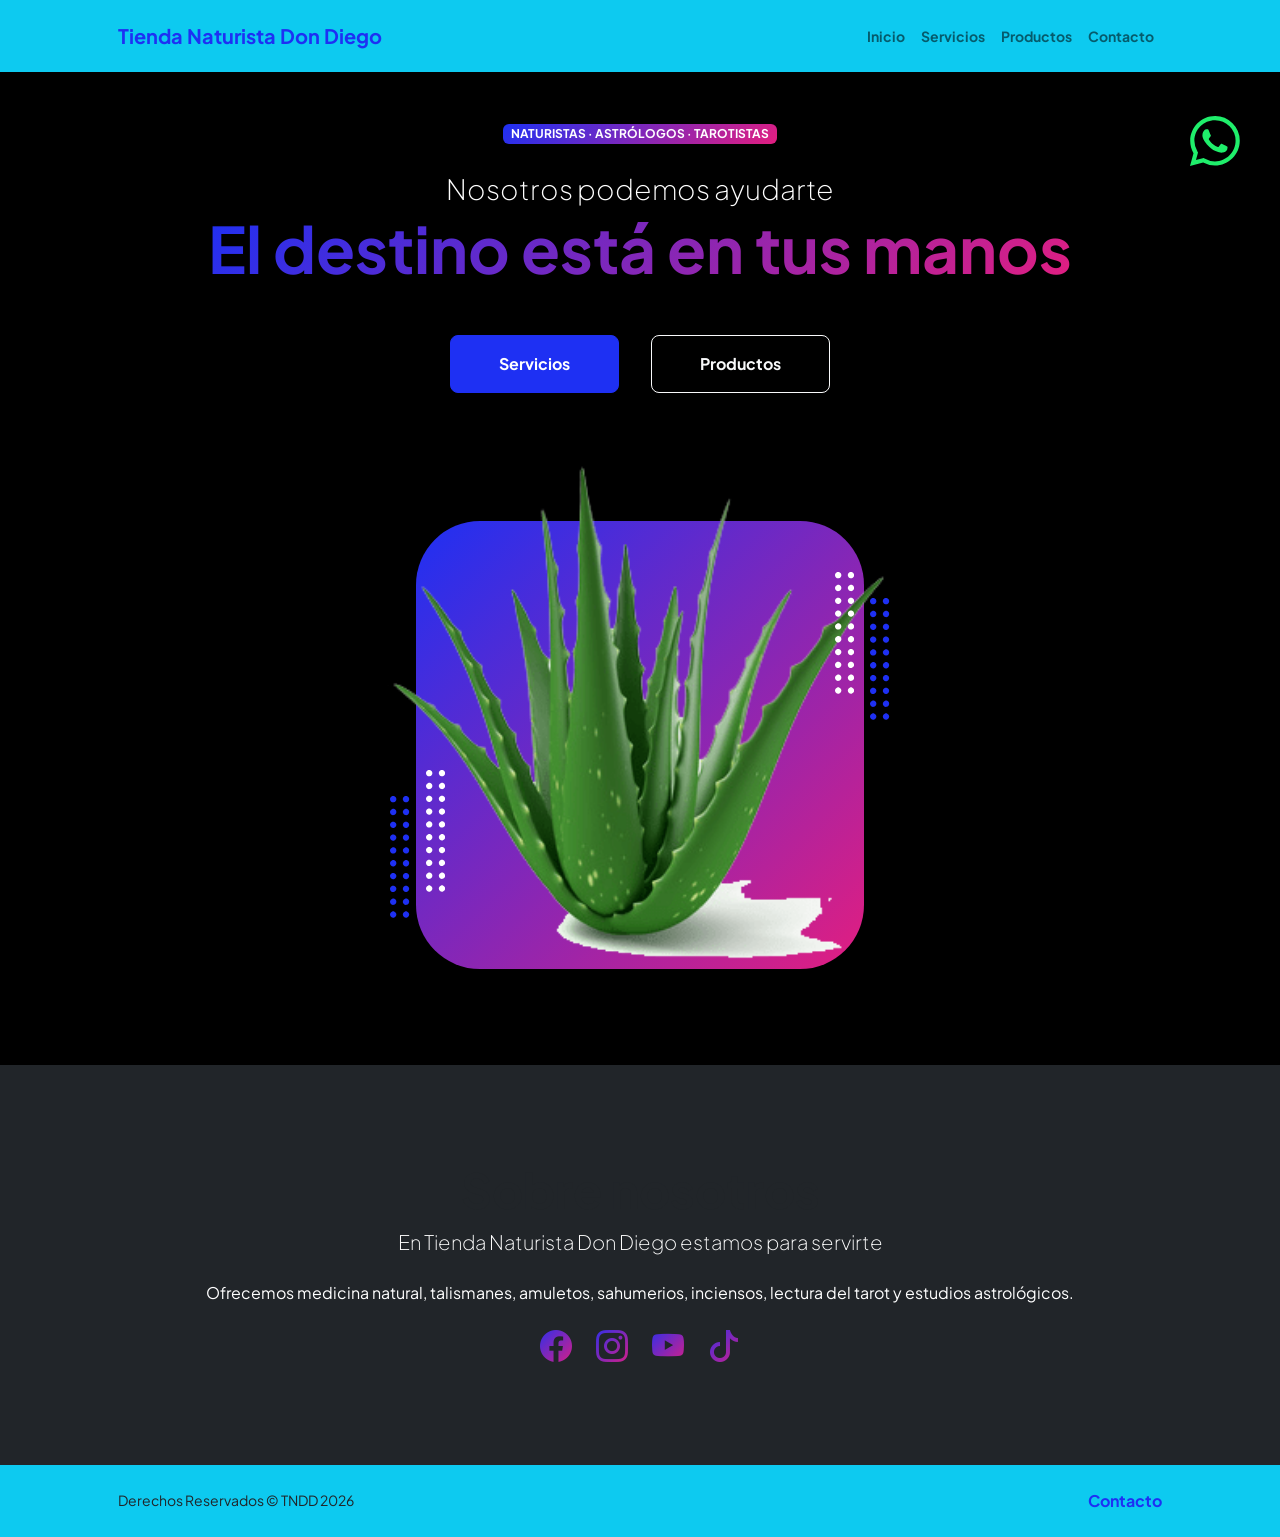
<file: index.html>
<!doctype html>
<html lang="es">
  <head>
    <meta charset="utf-8" />
    <meta
      name="viewport"
      content="width=device-width, initial-scale=1, shrink-to-fit=no"
    />
    <meta name="description" content="" />
    <meta name="author" content="" />
    <title>Tienda Naturista Don Diego</title>
    <!-- Favicon-->
    <link rel="icon" type="image/x-icon" href="assets/sabila.png" />
    <!-- Custom Google font-->
    <link rel="preconnect" href="https://fonts.googleapis.com" />
    <link rel="preconnect" href="https://fonts.gstatic.com" crossorigin />
    <link
      href="https://fonts.googleapis.com/css2?family=Plus+Jakarta+Sans:wght@100;200;300;400;500;600;700;800;900&amp;display=swap"
      rel="stylesheet"
    />
    <!-- Bootstrap icons-->
    <link
      href="https://cdn.jsdelivr.net/npm/bootstrap-icons@1.8.1/font/bootstrap-icons.css"
      rel="stylesheet"
    />
    <!-- Core theme CSS (includes Bootstrap)-->
    <link href="css/styles.css" rel="stylesheet" />
  </head>
  <body class="d-flex flex-column h-100">
    <a
      href="https://wa.me/0050379417958"
      class="float-wa"
      target="_blank"
      class="bi bi-whatsapp"
    >
      <svg
        xmlns="http://www.w3.org/2000/svg"
        width="50"
        height="50"
        fill="currentColor"
        viewBox="0 0 16 16"
      >
        <path
          d="M13.601 2.326A7.85 7.85 0 0 0 7.994 0C3.627 0 .068 3.558.064 7.926c0 1.399.366 2.76 1.057 3.965L0 16l4.204-1.102a7.9 7.9 0 0 0 3.79.965h.004c4.368 0 7.926-3.558 7.93-7.93A7.9 7.9 0 0 0 13.6 2.326zM7.994 14.521a6.6 6.6 0 0 1-3.356-.92l-.24-.144-2.494.654.666-2.433-.156-.251a6.56 6.56 0 0 1-1.007-3.505c0-3.626 2.957-6.584 6.591-6.584a6.56 6.56 0 0 1 4.66 1.931 6.56 6.56 0 0 1 1.928 4.66c-.004 3.639-2.961 6.592-6.592 6.592m3.615-4.934c-.197-.099-1.17-.578-1.353-.646-.182-.065-.315-.099-.445.099-.133.197-.513.646-.627.775-.114.133-.232.148-.43.05-.197-.1-.836-.308-1.592-.985-.59-.525-.985-1.175-1.103-1.372-.114-.198-.011-.304.088-.403.087-.088.197-.232.296-.346.1-.114.133-.198.198-.33.065-.134.034-.248-.015-.347-.05-.099-.445-1.076-.612-1.47-.16-.389-.323-.335-.445-.34-.114-.007-.247-.007-.38-.007a.73.73 0 0 0-.529.247c-.182.198-.691.677-.691 1.654s.71 1.916.81 2.049c.098.133 1.394 2.132 3.383 2.992.47.205.84.326 1.129.418.475.152.904.129 1.246.08.38-.058 1.171-.48 1.338-.943.164-.464.164-.86.114-.943-.049-.084-.182-.133-.38-.232"
        />
      </svg>
    </a>
    <main class="flex-shrink-0">
      <!-- Navigation-->
      <nav class="navbar navbar-expand-lg navbar-light bg-info py-3">
        <div class="container px-5">
          <a class="navbar-brand" href="https://axmon2023.github.io/Sitio3/" target="_blank"
            ><span class="fw-bolder text-primary"
              >Tienda Naturista Don Diego</span
            ></a
          >
          <button
            class="navbar-toggler"
            type="button"
            data-bs-toggle="collapse"
            data-bs-target="#navbarSupportedContent"
            aria-controls="navbarSupportedContent"
            aria-expanded="false"
            aria-label="Toggle navigation"
          >
            <span class="navbar-toggler-icon"></span>
          </button>
          <div class="collapse navbar-collapse" id="navbarSupportedContent">
            <ul class="navbar-nav ms-auto mb-2 mb-lg-0 small fw-bolder">
              <li class="nav-item">
                <a class="nav-link" href="index.html">Inicio</a>
              </li>
              <li class="nav-item">
                <a class="nav-link" href="servicios.html">Servicios</a>
              </li>
              <li class="nav-item">
                <a class="nav-link" href="productos.html">Productos</a>
              </li>
              <li class="nav-item">
                <a class="nav-link" href="contacto.html">Contacto</a>
              </li>
            </ul>
          </div>
        </div>
      </nav>
      <!-- Header-->
      <header class="py-5 bg-black">
        <div class="container px-5 pb-5">
          <div class="row gx-5 align-items-center">
            <div class="col-xxl-5">
              <!-- Header text content-->
              <div class="text-center text-xxl-start">
                <div
                  class="badge bg-gradient-primary-to-secondary text-white mb-4"
                >
                  <div class="text-uppercase">
                    Naturistas &middot; Astrólogos &middot; Tarotistas
                  </div>
                </div>
                <div class="fs-3 fw-light text-white">
                  Nosotros podemos ayudarte
                </div>
                <h1 class="display-3 fw-bolder mb-5">
                  <span class="text-gradient d-inline"
                    >El destino está en tus manos</span
                  >
                </h1>
                <div
                  class="d-grid gap-3 d-sm-flex justify-content-sm-center justify-content-xxl-start mb-3"
                >
                  <a
                    class="btn btn-primary btn-lg px-5 py-3 me-sm-3 fs-6 fw-bolder"
                    href="servicios.html"
                    >Servicios</a
                  >
                  <a
                    class="btn btn-outline-light btn-lg px-5 py-3 fs-6 fw-bolder"
                    href="productos.html"
                    >Productos</a
                  >
                </div>
              </div>
            </div>
            <div class="col-xxl-7">
              <!-- Header profile picture-->
              <div class="d-flex justify-content-center mt-5 mt-xxl-0">
                <div class="profile bg-gradient-primary-to-secondary">
                  <!-- TIP: For best results, use a photo with a transparent background like the demo example below-->
                  <!-- Watch a tutorial on how to do this on YouTube (link)-->
                  <img class="profile-img" src="assets/sabila.png" alt="..." />
                  <div class="dots-1">
                    <!-- SVG Dots-->
                    <svg
                      version="1.1"
                      xmlns="http://www.w3.org/2000/svg"
                      xmlns:xlink="http://www.w3.org/1999/xlink"
                      x="0px"
                      y="0px"
                      viewBox="0 0 191.6 1215.4"
                      style="enable-background: new 0 0 191.6 1215.4"
                      xml:space="preserve"
                    >
                      <g
                        transform="translate(0.000000,1280.000000) scale(0.100000,-0.100000)"
                      >
                        <path
                          d="M227.7,12788.6c-105-35-200-141-222-248c-43-206,163-412,369-369c155,32,275,190,260,339c-11,105-90,213-190,262        C383.7,12801.6,289.7,12808.6,227.7,12788.6z"
                        ></path>
                        <path
                          d="M1507.7,12788.6c-151-50-253-216-222-362c25-119,136-230,254-255c194-41,395,142,375,339c-11,105-90,213-190,262        C1663.7,12801.6,1569.7,12808.6,1507.7,12788.6z"
                        ></path>
                        <path
                          d="M227.7,11508.6c-105-35-200-141-222-248c-43-206,163-412,369-369c155,32,275,190,260,339c-11,105-90,213-190,262        C383.7,11521.6,289.7,11528.6,227.7,11508.6z"
                        ></path>
                        <path
                          d="M1507.7,11508.6c-151-50-253-216-222-362c25-119,136-230,254-255c194-41,395,142,375,339c-11,105-90,213-190,262        C1663.7,11521.6,1569.7,11528.6,1507.7,11508.6z"
                        ></path>
                        <path
                          d="M227.7,10228.6c-105-35-200-141-222-248c-43-206,163-412,369-369c155,32,275,190,260,339c-11,105-90,213-190,262        C383.7,10241.6,289.7,10248.6,227.7,10228.6z"
                        ></path>
                        <path
                          d="M1507.7,10228.6c-105-35-200-141-222-248c-43-206,163-412,369-369c155,32,275,190,260,339c-11,105-90,213-190,262        C1663.7,10241.6,1569.7,10248.6,1507.7,10228.6z"
                        ></path>
                        <path
                          d="M227.7,8948.6c-105-35-200-141-222-248c-43-206,163-412,369-369c155,32,275,190,260,339c-11,105-90,213-190,262        C383.7,8961.6,289.7,8968.6,227.7,8948.6z"
                        ></path>
                        <path
                          d="M1507.7,8948.6c-105-35-200-141-222-248c-43-206,163-412,369-369c155,32,275,190,260,339c-11,105-90,213-190,262        C1663.7,8961.6,1569.7,8968.6,1507.7,8948.6z"
                        ></path>
                        <path
                          d="M227.7,7668.6c-105-35-200-141-222-248c-43-206,163-412,369-369c155,32,275,190,260,339c-11,105-90,213-190,262        C383.7,7681.6,289.7,7688.6,227.7,7668.6z"
                        ></path>
                        <path
                          d="M1507.7,7668.6c-105-35-200-141-222-248c-43-206,163-412,369-369c155,32,275,190,260,339c-11,105-90,213-190,262        C1663.7,7681.6,1569.7,7688.6,1507.7,7668.6z"
                        ></path>
                        <path
                          d="M227.7,6388.6c-105-35-200-141-222-248c-43-206,163-412,369-369c155,32,275,190,260,339c-11,105-90,213-190,262        C383.7,6401.6,289.7,6408.6,227.7,6388.6z"
                        ></path>
                        <path
                          d="M1507.7,6388.6c-105-35-200-141-222-248c-43-206,163-412,369-369c155,32,275,190,260,339c-11,105-90,213-190,262        C1663.7,6401.6,1569.7,6408.6,1507.7,6388.6z"
                        ></path>
                        <path
                          d="M227.7,5108.6c-105-35-200-141-222-248c-43-206,163-412,369-369c155,32,275,190,260,339c-11,105-90,213-190,262        C383.7,5121.6,289.7,5128.6,227.7,5108.6z"
                        ></path>
                        <path
                          d="M1507.7,5108.6c-105-35-200-141-222-248c-43-206,163-412,369-369c155,32,275,190,260,339c-11,105-90,213-190,262        C1663.7,5121.6,1569.7,5128.6,1507.7,5108.6z"
                        ></path>
                        <path
                          d="M227.7,3828.6c-105-35-200-141-222-248c-43-206,163-412,369-369c155,32,275,190,260,339c-11,105-90,213-190,262        C383.7,3841.6,289.7,3848.6,227.7,3828.6z"
                        ></path>
                        <path
                          d="M1507.7,3828.6c-105-35-200-141-222-248c-43-206,163-412,369-369c155,32,275,190,260,339c-11,105-90,213-190,262        C1663.7,3841.6,1569.7,3848.6,1507.7,3828.6z"
                        ></path>
                        <path
                          d="M227.7,2548.6c-105-35-200-141-222-248c-43-206,163-412,369-369c155,32,275,190,260,339c-11,105-90,213-190,262        C383.7,2561.6,289.7,2568.6,227.7,2548.6z"
                        ></path>
                        <path
                          d="M1507.7,2548.6c-105-35-200-141-222-248c-43-206,163-412,369-369c155,32,275,190,260,339c-11,105-90,213-190,262        C1663.7,2561.6,1569.7,2568.6,1507.7,2548.6z"
                        ></path>
                        <path
                          d="M227.7,1268.6c-105-35-200-141-222-248c-43-206,163-412,369-369c155,32,275,190,260,339c-11,105-90,213-190,262        C383.7,1281.6,289.7,1288.6,227.7,1268.6z"
                        ></path>
                        <path
                          d="M1507.7,1268.6c-105-35-200-141-222-248c-43-206,163-412,369-369c155,32,275,190,260,339c-11,105-90,213-190,262        C1663.7,1281.6,1569.7,1288.6,1507.7,1268.6z"
                        ></path>
                      </g>
                    </svg>
                    <!-- END of SVG dots-->
                  </div>
                  <div class="dots-2">
                    <!-- SVG Dots-->
                    <svg
                      version="1.1"
                      xmlns="http://www.w3.org/2000/svg"
                      xmlns:xlink="http://www.w3.org/1999/xlink"
                      x="0px"
                      y="0px"
                      viewBox="0 0 191.6 1215.4"
                      style="enable-background: new 0 0 191.6 1215.4"
                      xml:space="preserve"
                    >
                      <g
                        transform="translate(0.000000,1280.000000) scale(0.100000,-0.100000)"
                      >
                        <path
                          d="M227.7,12788.6c-105-35-200-141-222-248c-43-206,163-412,369-369c155,32,275,190,260,339c-11,105-90,213-190,262        C383.7,12801.6,289.7,12808.6,227.7,12788.6z"
                        ></path>
                        <path
                          d="M1507.7,12788.6c-151-50-253-216-222-362c25-119,136-230,254-255c194-41,395,142,375,339c-11,105-90,213-190,262        C1663.7,12801.6,1569.7,12808.6,1507.7,12788.6z"
                        ></path>
                        <path
                          d="M227.7,11508.6c-105-35-200-141-222-248c-43-206,163-412,369-369c155,32,275,190,260,339c-11,105-90,213-190,262        C383.7,11521.6,289.7,11528.6,227.7,11508.6z"
                        ></path>
                        <path
                          d="M1507.7,11508.6c-151-50-253-216-222-362c25-119,136-230,254-255c194-41,395,142,375,339c-11,105-90,213-190,262        C1663.7,11521.6,1569.7,11528.6,1507.7,11508.6z"
                        ></path>
                        <path
                          d="M227.7,10228.6c-105-35-200-141-222-248c-43-206,163-412,369-369c155,32,275,190,260,339c-11,105-90,213-190,262        C383.7,10241.6,289.7,10248.6,227.7,10228.6z"
                        ></path>
                        <path
                          d="M1507.7,10228.6c-105-35-200-141-222-248c-43-206,163-412,369-369c155,32,275,190,260,339c-11,105-90,213-190,262        C1663.7,10241.6,1569.7,10248.6,1507.7,10228.6z"
                        ></path>
                        <path
                          d="M227.7,8948.6c-105-35-200-141-222-248c-43-206,163-412,369-369c155,32,275,190,260,339c-11,105-90,213-190,262        C383.7,8961.6,289.7,8968.6,227.7,8948.6z"
                        ></path>
                        <path
                          d="M1507.7,8948.6c-105-35-200-141-222-248c-43-206,163-412,369-369c155,32,275,190,260,339c-11,105-90,213-190,262        C1663.7,8961.6,1569.7,8968.6,1507.7,8948.6z"
                        ></path>
                        <path
                          d="M227.7,7668.6c-105-35-200-141-222-248c-43-206,163-412,369-369c155,32,275,190,260,339c-11,105-90,213-190,262        C383.7,7681.6,289.7,7688.6,227.7,7668.6z"
                        ></path>
                        <path
                          d="M1507.7,7668.6c-105-35-200-141-222-248c-43-206,163-412,369-369c155,32,275,190,260,339c-11,105-90,213-190,262        C1663.7,7681.6,1569.7,7688.6,1507.7,7668.6z"
                        ></path>
                        <path
                          d="M227.7,6388.6c-105-35-200-141-222-248c-43-206,163-412,369-369c155,32,275,190,260,339c-11,105-90,213-190,262        C383.7,6401.6,289.7,6408.6,227.7,6388.6z"
                        ></path>
                        <path
                          d="M1507.7,6388.6c-105-35-200-141-222-248c-43-206,163-412,369-369c155,32,275,190,260,339c-11,105-90,213-190,262        C1663.7,6401.6,1569.7,6408.6,1507.7,6388.6z"
                        ></path>
                        <path
                          d="M227.7,5108.6c-105-35-200-141-222-248c-43-206,163-412,369-369c155,32,275,190,260,339c-11,105-90,213-190,262        C383.7,5121.6,289.7,5128.6,227.7,5108.6z"
                        ></path>
                        <path
                          d="M1507.7,5108.6c-105-35-200-141-222-248c-43-206,163-412,369-369c155,32,275,190,260,339c-11,105-90,213-190,262        C1663.7,5121.6,1569.7,5128.6,1507.7,5108.6z"
                        ></path>
                        <path
                          d="M227.7,3828.6c-105-35-200-141-222-248c-43-206,163-412,369-369c155,32,275,190,260,339c-11,105-90,213-190,262        C383.7,3841.6,289.7,3848.6,227.7,3828.6z"
                        ></path>
                        <path
                          d="M1507.7,3828.6c-105-35-200-141-222-248c-43-206,163-412,369-369c155,32,275,190,260,339c-11,105-90,213-190,262        C1663.7,3841.6,1569.7,3848.6,1507.7,3828.6z"
                        ></path>
                        <path
                          d="M227.7,2548.6c-105-35-200-141-222-248c-43-206,163-412,369-369c155,32,275,190,260,339c-11,105-90,213-190,262        C383.7,2561.6,289.7,2568.6,227.7,2548.6z"
                        ></path>
                        <path
                          d="M1507.7,2548.6c-105-35-200-141-222-248c-43-206,163-412,369-369c155,32,275,190,260,339c-11,105-90,213-190,262        C1663.7,2561.6,1569.7,2568.6,1507.7,2548.6z"
                        ></path>
                        <path
                          d="M227.7,1268.6c-105-35-200-141-222-248c-43-206,163-412,369-369c155,32,275,190,260,339c-11,105-90,213-190,262        C383.7,1281.6,289.7,1288.6,227.7,1268.6z"
                        ></path>
                        <path
                          d="M1507.7,1268.6c-105-35-200-141-222-248c-43-206,163-412,369-369c155,32,275,190,260,339c-11,105-90,213-190,262        C1663.7,1281.6,1569.7,1288.6,1507.7,1268.6z"
                        ></path>
                      </g>
                    </svg>
                    <!-- END of SVG dots-->
                  </div>
                  <div class="dots-3">
                    <!-- SVG Dots-->
                    <svg
                      version="1.1"
                      xmlns="http://www.w3.org/2000/svg"
                      xmlns:xlink="http://www.w3.org/1999/xlink"
                      x="0px"
                      y="0px"
                      viewBox="0 0 191.6 1215.4"
                      style="enable-background: new 0 0 191.6 1215.4"
                      xml:space="preserve"
                    >
                      <g
                        transform="translate(0.000000,1280.000000) scale(0.100000,-0.100000)"
                      >
                        <path
                          d="M227.7,12788.6c-105-35-200-141-222-248c-43-206,163-412,369-369c155,32,275,190,260,339c-11,105-90,213-190,262        C383.7,12801.6,289.7,12808.6,227.7,12788.6z"
                        ></path>
                        <path
                          d="M1507.7,12788.6c-151-50-253-216-222-362c25-119,136-230,254-255c194-41,395,142,375,339c-11,105-90,213-190,262        C1663.7,12801.6,1569.7,12808.6,1507.7,12788.6z"
                        ></path>
                        <path
                          d="M227.7,11508.6c-105-35-200-141-222-248c-43-206,163-412,369-369c155,32,275,190,260,339c-11,105-90,213-190,262        C383.7,11521.6,289.7,11528.6,227.7,11508.6z"
                        ></path>
                        <path
                          d="M1507.7,11508.6c-151-50-253-216-222-362c25-119,136-230,254-255c194-41,395,142,375,339c-11,105-90,213-190,262        C1663.7,11521.6,1569.7,11528.6,1507.7,11508.6z"
                        ></path>
                        <path
                          d="M227.7,10228.6c-105-35-200-141-222-248c-43-206,163-412,369-369c155,32,275,190,260,339c-11,105-90,213-190,262        C383.7,10241.6,289.7,10248.6,227.7,10228.6z"
                        ></path>
                        <path
                          d="M1507.7,10228.6c-105-35-200-141-222-248c-43-206,163-412,369-369c155,32,275,190,260,339c-11,105-90,213-190,262        C1663.7,10241.6,1569.7,10248.6,1507.7,10228.6z"
                        ></path>
                        <path
                          d="M227.7,8948.6c-105-35-200-141-222-248c-43-206,163-412,369-369c155,32,275,190,260,339c-11,105-90,213-190,262        C383.7,8961.6,289.7,8968.6,227.7,8948.6z"
                        ></path>
                        <path
                          d="M1507.7,8948.6c-105-35-200-141-222-248c-43-206,163-412,369-369c155,32,275,190,260,339c-11,105-90,213-190,262        C1663.7,8961.6,1569.7,8968.6,1507.7,8948.6z"
                        ></path>
                        <path
                          d="M227.7,7668.6c-105-35-200-141-222-248c-43-206,163-412,369-369c155,32,275,190,260,339c-11,105-90,213-190,262        C383.7,7681.6,289.7,7688.6,227.7,7668.6z"
                        ></path>
                        <path
                          d="M1507.7,7668.6c-105-35-200-141-222-248c-43-206,163-412,369-369c155,32,275,190,260,339c-11,105-90,213-190,262        C1663.7,7681.6,1569.7,7688.6,1507.7,7668.6z"
                        ></path>
                        <path
                          d="M227.7,6388.6c-105-35-200-141-222-248c-43-206,163-412,369-369c155,32,275,190,260,339c-11,105-90,213-190,262        C383.7,6401.6,289.7,6408.6,227.7,6388.6z"
                        ></path>
                        <path
                          d="M1507.7,6388.6c-105-35-200-141-222-248c-43-206,163-412,369-369c155,32,275,190,260,339c-11,105-90,213-190,262        C1663.7,6401.6,1569.7,6408.6,1507.7,6388.6z"
                        ></path>
                        <path
                          d="M227.7,5108.6c-105-35-200-141-222-248c-43-206,163-412,369-369c155,32,275,190,260,339c-11,105-90,213-190,262        C383.7,5121.6,289.7,5128.6,227.7,5108.6z"
                        ></path>
                        <path
                          d="M1507.7,5108.6c-105-35-200-141-222-248c-43-206,163-412,369-369c155,32,275,190,260,339c-11,105-90,213-190,262        C1663.7,5121.6,1569.7,5128.6,1507.7,5108.6z"
                        ></path>
                        <path
                          d="M227.7,3828.6c-105-35-200-141-222-248c-43-206,163-412,369-369c155,32,275,190,260,339c-11,105-90,213-190,262        C383.7,3841.6,289.7,3848.6,227.7,3828.6z"
                        ></path>
                        <path
                          d="M1507.7,3828.6c-105-35-200-141-222-248c-43-206,163-412,369-369c155,32,275,190,260,339c-11,105-90,213-190,262        C1663.7,3841.6,1569.7,3848.6,1507.7,3828.6z"
                        ></path>
                        <path
                          d="M227.7,2548.6c-105-35-200-141-222-248c-43-206,163-412,369-369c155,32,275,190,260,339c-11,105-90,213-190,262        C383.7,2561.6,289.7,2568.6,227.7,2548.6z"
                        ></path>
                        <path
                          d="M1507.7,2548.6c-105-35-200-141-222-248c-43-206,163-412,369-369c155,32,275,190,260,339c-11,105-90,213-190,262        C1663.7,2561.6,1569.7,2568.6,1507.7,2548.6z"
                        ></path>
                        <path
                          d="M227.7,1268.6c-105-35-200-141-222-248c-43-206,163-412,369-369c155,32,275,190,260,339c-11,105-90,213-190,262        C383.7,1281.6,289.7,1288.6,227.7,1268.6z"
                        ></path>
                        <path
                          d="M1507.7,1268.6c-105-35-200-141-222-248c-43-206,163-412,369-369c155,32,275,190,260,339c-11,105-90,213-190,262        C1663.7,1281.6,1569.7,1288.6,1507.7,1268.6z"
                        ></path>
                      </g>
                    </svg>
                    <!-- END of SVG dots-->
                  </div>
                  <div class="dots-4">
                    <!-- SVG Dots-->
                    <svg
                      version="1.1"
                      xmlns="http://www.w3.org/2000/svg"
                      xmlns:xlink="http://www.w3.org/1999/xlink"
                      x="0px"
                      y="0px"
                      viewBox="0 0 191.6 1215.4"
                      style="enable-background: new 0 0 191.6 1215.4"
                      xml:space="preserve"
                    >
                      <g
                        transform="translate(0.000000,1280.000000) scale(0.100000,-0.100000)"
                      >
                        <path
                          d="M227.7,12788.6c-105-35-200-141-222-248c-43-206,163-412,369-369c155,32,275,190,260,339c-11,105-90,213-190,262        C383.7,12801.6,289.7,12808.6,227.7,12788.6z"
                        ></path>
                        <path
                          d="M1507.7,12788.6c-151-50-253-216-222-362c25-119,136-230,254-255c194-41,395,142,375,339c-11,105-90,213-190,262        C1663.7,12801.6,1569.7,12808.6,1507.7,12788.6z"
                        ></path>
                        <path
                          d="M227.7,11508.6c-105-35-200-141-222-248c-43-206,163-412,369-369c155,32,275,190,260,339c-11,105-90,213-190,262        C383.7,11521.6,289.7,11528.6,227.7,11508.6z"
                        ></path>
                        <path
                          d="M1507.7,11508.6c-151-50-253-216-222-362c25-119,136-230,254-255c194-41,395,142,375,339c-11,105-90,213-190,262        C1663.7,11521.6,1569.7,11528.6,1507.7,11508.6z"
                        ></path>
                        <path
                          d="M227.7,10228.6c-105-35-200-141-222-248c-43-206,163-412,369-369c155,32,275,190,260,339c-11,105-90,213-190,262        C383.7,10241.6,289.7,10248.6,227.7,10228.6z"
                        ></path>
                        <path
                          d="M1507.7,10228.6c-105-35-200-141-222-248c-43-206,163-412,369-369c155,32,275,190,260,339c-11,105-90,213-190,262        C1663.7,10241.6,1569.7,10248.6,1507.7,10228.6z"
                        ></path>
                        <path
                          d="M227.7,8948.6c-105-35-200-141-222-248c-43-206,163-412,369-369c155,32,275,190,260,339c-11,105-90,213-190,262        C383.7,8961.6,289.7,8968.6,227.7,8948.6z"
                        ></path>
                        <path
                          d="M1507.7,8948.6c-105-35-200-141-222-248c-43-206,163-412,369-369c155,32,275,190,260,339c-11,105-90,213-190,262        C1663.7,8961.6,1569.7,8968.6,1507.7,8948.6z"
                        ></path>
                        <path
                          d="M227.7,7668.6c-105-35-200-141-222-248c-43-206,163-412,369-369c155,32,275,190,260,339c-11,105-90,213-190,262        C383.7,7681.6,289.7,7688.6,227.7,7668.6z"
                        ></path>
                        <path
                          d="M1507.7,7668.6c-105-35-200-141-222-248c-43-206,163-412,369-369c155,32,275,190,260,339c-11,105-90,213-190,262        C1663.7,7681.6,1569.7,7688.6,1507.7,7668.6z"
                        ></path>
                        <path
                          d="M227.7,6388.6c-105-35-200-141-222-248c-43-206,163-412,369-369c155,32,275,190,260,339c-11,105-90,213-190,262        C383.7,6401.6,289.7,6408.6,227.7,6388.6z"
                        ></path>
                        <path
                          d="M1507.7,6388.6c-105-35-200-141-222-248c-43-206,163-412,369-369c155,32,275,190,260,339c-11,105-90,213-190,262        C1663.7,6401.6,1569.7,6408.6,1507.7,6388.6z"
                        ></path>
                        <path
                          d="M227.7,5108.6c-105-35-200-141-222-248c-43-206,163-412,369-369c155,32,275,190,260,339c-11,105-90,213-190,262        C383.7,5121.6,289.7,5128.6,227.7,5108.6z"
                        ></path>
                        <path
                          d="M1507.7,5108.6c-105-35-200-141-222-248c-43-206,163-412,369-369c155,32,275,190,260,339c-11,105-90,213-190,262        C1663.7,5121.6,1569.7,5128.6,1507.7,5108.6z"
                        ></path>
                        <path
                          d="M227.7,3828.6c-105-35-200-141-222-248c-43-206,163-412,369-369c155,32,275,190,260,339c-11,105-90,213-190,262        C383.7,3841.6,289.7,3848.6,227.7,3828.6z"
                        ></path>
                        <path
                          d="M1507.7,3828.6c-105-35-200-141-222-248c-43-206,163-412,369-369c155,32,275,190,260,339c-11,105-90,213-190,262        C1663.7,3841.6,1569.7,3848.6,1507.7,3828.6z"
                        ></path>
                        <path
                          d="M227.7,2548.6c-105-35-200-141-222-248c-43-206,163-412,369-369c155,32,275,190,260,339c-11,105-90,213-190,262        C383.7,2561.6,289.7,2568.6,227.7,2548.6z"
                        ></path>
                        <path
                          d="M1507.7,2548.6c-105-35-200-141-222-248c-43-206,163-412,369-369c155,32,275,190,260,339c-11,105-90,213-190,262        C1663.7,2561.6,1569.7,2568.6,1507.7,2548.6z"
                        ></path>
                        <path
                          d="M227.7,1268.6c-105-35-200-141-222-248c-43-206,163-412,369-369c155,32,275,190,260,339c-11,105-90,213-190,262        C383.7,1281.6,289.7,1288.6,227.7,1268.6z"
                        ></path>
                        <path
                          d="M1507.7,1268.6c-105-35-200-141-222-248c-43-206,163-412,369-369c155,32,275,190,260,339c-11,105-90,213-190,262        C1663.7,1281.6,1569.7,1288.6,1507.7,1268.6z"
                        ></path>
                      </g>
                    </svg>
                    <!-- END of SVG dots-->
                  </div>
                </div>
              </div>
            </div>
          </div>
        </div>
      </header>
      <!-- About Section-->
      <section class="bg-dark py-5">
        <div class="container px-5">
          <div class="row gx-5 justify-content-center">
            <div class="col-xxl-8">
              <div class="text-center my-5">
                <h2 class="display-5 fw-bolder">
                  <span class="d-inline">Sobre nosotros</span>
                </h2>
                <p class="lead fw-light mb-4 text-white">
                  En Tienda Naturista Don Diego estamos para servirte
                </p>
                <p class="text-white">
                  Ofrecemos medicina natural, talismanes, amuletos, sahumerios,
                  inciensos, lectura del tarot y estudios astrológicos.
                </p>
                <div class="d-flex justify-content-center fs-2 gap-4">
                  <a class="text-gradient" href="https://www.facebook.com/axel.monroy.3781" target="_blank"
                    ><i class="bi bi-facebook"></i
                  ></a>
                  <a class="text-gradient" href="https://www.instagram.com/axmon2019/" target="_blank"
                    ><i class="bi bi-instagram"></i
                  ></a>
                  <a class="text-gradient" href="https://youtube.com/@nicolasdetolentino7144" target="_blank"
                    ><i class="bi bi-youtube"></i
                  ></a>
                  <a class="text-gradient" href="https://www.tiktok.com/@axmon101" target="_blank"
                    ><i class="bi bi-tiktok"></i
                  ></a>
                </div>
              </div>
            </div>
          </div>
        </div>
      </section>
    </main>
    
    <!-- Footer-->

    <footer class="bg-info py-4 mt-auto">
      <div class="container px-5">
        <div
          class="row align-items-center justify-content-between flex-column flex-sm-row"
        >
          <div class="col-auto">
            <div class="small m-0">Derechos Reservados &copy; TNDD 2026</div>
          </div>
          <div class="col-auto">
            <a class="fw-bolder text-decoration-none" href="contacto.html">Contacto</a>
          </div>
        </div>
      </div>
    </footer>
    <!-- Bootstrap core JS-->
    <script src="https://cdn.jsdelivr.net/npm/bootstrap@5.2.3/dist/js/bootstrap.bundle.min.js"></script>
    <!-- Core theme JS-->
    <script src="js/scripts.js"></script>
  </body>
</html>
</file>
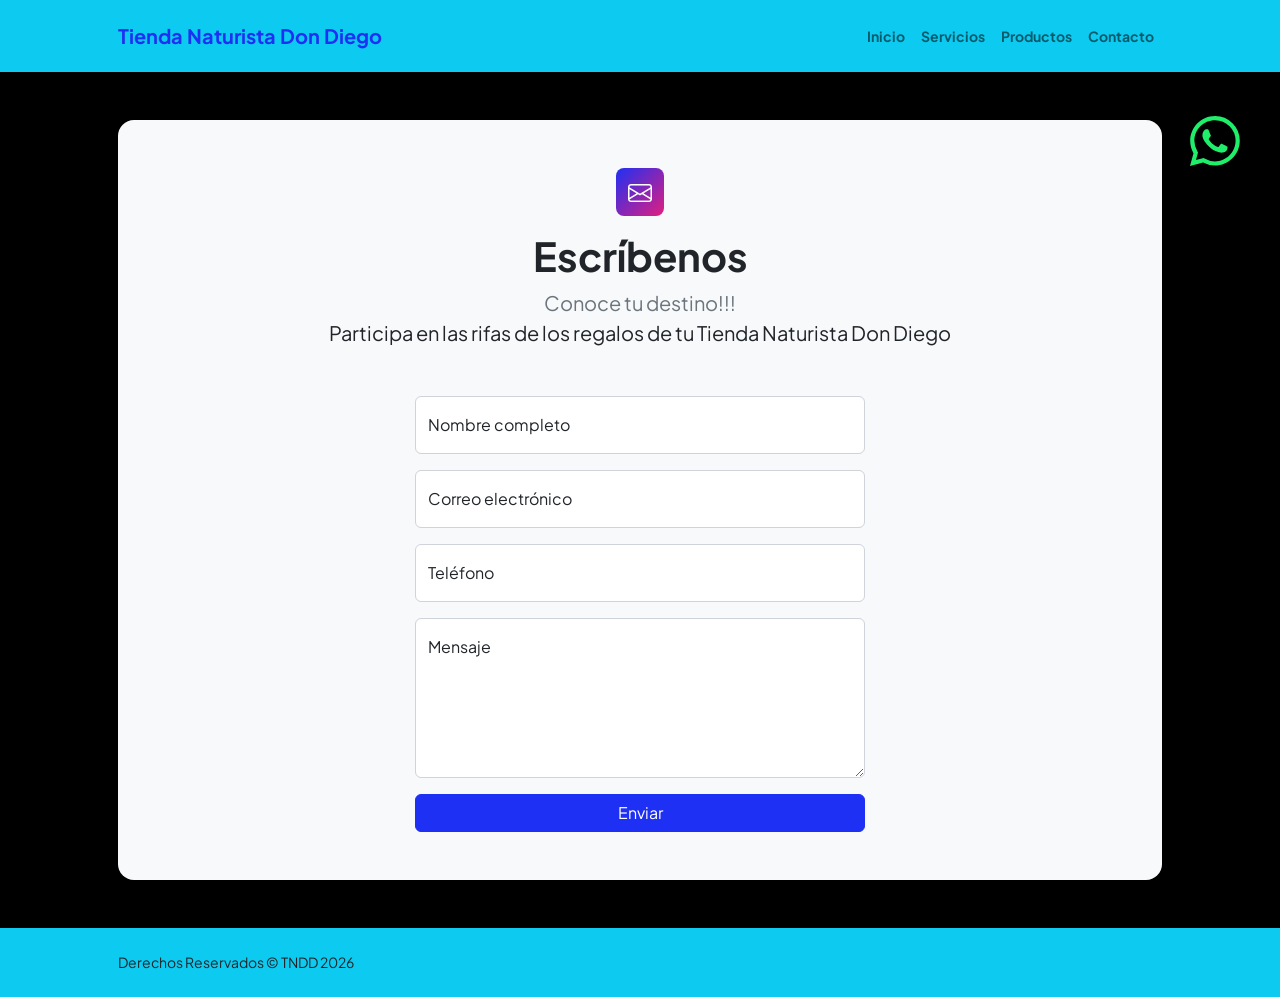
<file: contacto.html>
<!DOCTYPE html>
<html lang="en">

<head>
    <meta charset="utf-8" />
    <meta name="viewport" content="width=device-width, initial-scale=1, shrink-to-fit=no" />
    <meta name="description" content />
    <meta name="author" content />
    <title>Contacto</title>
    <!-- Favicon-->
    <link rel="icon" type="image/x-icon" href="assets/sabila.png" />
    <!-- Custom Google font-->
    <link rel="preconnect" href="https://fonts.googleapis.com" />
    <link rel="preconnect" href="https://fonts.gstatic.com" crossorigin />
    <link
        href="https://fonts.googleapis.com/css2?family=Plus+Jakarta+Sans:wght@100;200;300;400;500;600;700;800;900&amp;display=swap"
        rel="stylesheet" />
    <!-- Bootstrap icons-->
    <link href="https://cdn.jsdelivr.net/npm/bootstrap-icons@1.8.1/font/bootstrap-icons.css" rel="stylesheet" />
    <!-- Core theme CSS (includes Bootstrap)-->
    <link href="css/styles.css" rel="stylesheet" />
</head>

<body class="d-flex flex-column bg-black">
    <a href="https://wa.me/0050370330842" class="float-wa" target="_blank" class="bi bi-whatsapp">
        <svg xmlns="http://www.w3.org/2000/svg" width="50" height="50" fill="currentColor" viewBox="0 0 16 16">
            <path
                d="M13.601 2.326A7.85 7.85 0 0 0 7.994 0C3.627 0 .068 3.558.064 7.926c0 1.399.366 2.76 1.057 3.965L0 16l4.204-1.102a7.9 7.9 0 0 0 3.79.965h.004c4.368 0 7.926-3.558 7.93-7.93A7.9 7.9 0 0 0 13.6 2.326zM7.994 14.521a6.6 6.6 0 0 1-3.356-.92l-.24-.144-2.494.654.666-2.433-.156-.251a6.56 6.56 0 0 1-1.007-3.505c0-3.626 2.957-6.584 6.591-6.584a6.56 6.56 0 0 1 4.66 1.931 6.56 6.56 0 0 1 1.928 4.66c-.004 3.639-2.961 6.592-6.592 6.592m3.615-4.934c-.197-.099-1.17-.578-1.353-.646-.182-.065-.315-.099-.445.099-.133.197-.513.646-.627.775-.114.133-.232.148-.43.05-.197-.1-.836-.308-1.592-.985-.59-.525-.985-1.175-1.103-1.372-.114-.198-.011-.304.088-.403.087-.088.197-.232.296-.346.1-.114.133-.198.198-.33.065-.134.034-.248-.015-.347-.05-.099-.445-1.076-.612-1.47-.16-.389-.323-.335-.445-.34-.114-.007-.247-.007-.38-.007a.73.73 0 0 0-.529.247c-.182.198-.691.677-.691 1.654s.71 1.916.81 2.049c.098.133 1.394 2.132 3.383 2.992.47.205.84.326 1.129.418.475.152.904.129 1.246.08.38-.058 1.171-.48 1.338-.943.164-.464.164-.86.114-.943-.049-.084-.182-.133-.38-.232" />
        </svg>
    </a>
    <main class="flex-shrink-0">
        <!-- Navigation-->
        <nav class="navbar navbar-expand-lg navbar-light bg-info py-3">
            <div class="container px-5">
                <a class="navbar-brand" href="index.html"><span class="fw-bolder text-primary">Tienda Naturista Don
                        Diego</span></a>
                <button class="navbar-toggler" type="button" data-bs-toggle="collapse"
                    data-bs-target="#navbarSupportedContent" aria-controls="navbarSupportedContent"
                    aria-expanded="false" aria-label="Toggle navigation"><span
                        class="navbar-toggler-icon"></span></button>
                <div class="collapse navbar-collapse" id="navbarSupportedContent">
                    <ul class="navbar-nav ms-auto mb-2 mb-lg-0 small fw-bolder">
                        <li class="nav-item"><a class="nav-link" href="index.html">Inicio</a></li>
                        <li class="nav-item"><a class="nav-link" href="servicios.html">Servicios</a></li>
                        <li class="nav-item"><a class="nav-link" href="productos.html">Productos</a></li>
                        <li class="nav-item"><a class="nav-link" href="contacto.html">Contacto</a></li>
                    </ul>
                </div>
            </div>
        </nav>
        <!-- Page content-->
        <section class="py-5">
            <div class="container px-5">
                <!-- Contact form-->
                <div class="bg-light rounded-4 py-5 px-4 px-md-5">
                    <div class="text-center mb-5">
                        <div class="feature bg-primary bg-gradient-primary-to-secondary text-white rounded-3 mb-3"><i
                                class="bi bi-envelope"></i></div>
                        <h1 class="fw-bolder">Escríbenos</h1>
                        <p class="lead fw-normal text-muted mb-0">Conoce tu destino!!!</p>
                        <p class="lead fw-normal mb-0">Participa en las rifas de los regalos de tu Tienda Naturista Don Diego</p>
                    </div>
                    <div class="row gx-5 justify-content-center">
                        <div class="col-lg-8 col-xl-6">
                            <!-- * * * * * * * * * * * * * * *-->
                            <!-- * * SB Forms Contact Form * *-->
                            <!-- * * * * * * * * * * * * * * *-->
                            <!-- This form is pre-integrated with SB Forms.-->
                            <!-- To make this form functional, sign up at-->
                            <!-- https://startbootstrap.com/solution/contact-forms-->
                            <!-- to get an API token!-->
                            <form action="https://formspree.io/f/mrevrdog" method="POST">
                                <!-- Name input-->
                                <div class="form-floating mb-3">
                                    <input class="form-control" id="name" type="text" name="name" placeholder="Enter your name..."
                                        data-sb-validations="required" />
                                    <label for="name">Nombre completo</label>
                                    <div class="invalid-feedback" data-sb-feedback="name:required">A name is required.
                                    </div>
                                </div>
                                <!-- Email address input-->
                                <div class="form-floating mb-3">
                                    <input class="form-control" id="email" type="email" name="email" placeholder="name@example.com"
                                        data-sb-validations="required,email" />
                                    <label for="email">Correo electrónico</label>
                                    <div class="invalid-feedback" data-sb-feedback="email:required">An email is
                                        required.</div>
                                    <div class="invalid-feedback" data-sb-feedback="email:email">Email is not valid.
                                    </div>
                                </div>
                                <!-- Phone number input-->
                                <div class="form-floating mb-3">
                                    <input class="form-control" id="phone" type="tel" name="phone" placeholder="(123) 456-7890"
                                        data-sb-validations="required" />
                                    <label for="phone">Teléfono</label>
                                    <div class="invalid-feedback" data-sb-feedback="phone:required">A phone number is
                                        required.</div>
                                </div>
                                <!-- Message input-->
                                <div class="form-floating mb-3">
                                    <textarea class="form-control" id="message" type="text" name="message"
                                        placeholder="Enter your message here..." style="height: 10rem"
                                        data-sb-validations="required"></textarea>
                                    <label for="message">Mensaje</label>
                                    <div class="invalid-feedback" data-sb-feedback="message:required">A message is
                                        required.</div>
                                </div>
                                <!-- Submit success message-->
                                <!---->
                                <!-- This is what your users will see when the form-->
                                <!-- has successfully submitted-->
                                <div class="d-none" id="submitSuccessMessage">
                                    <div class="text-center mb-3">
                                        <div class="fw-bolder">Form submission successful!</div>
                                        To activate this form, sign up at
                                        <br />
                                        <a
                                            href="https://formspree.io/f/mrevrdog">https://formspree.io/f/mrevrdog</a>
                                    </div>
                                </div>
                                <!-- Submit error message-->
                                <!---->
                                <!-- This is what your users will see when there is-->
                                <!-- an error submitting the form-->
                                <div class="d-none" id="submitErrorMessage">
                                    <div class="text-center text-danger mb-3">Error sending message!</div>
                                </div>
                                <!-- Submit Button-->
                                <div class="d-grid"><button class="btn btn-primary" id="submitButton"
                                        type="submit">Enviar</button></div>
                            </form>
                        </div>
                    </div>
                </div>
            </div>
        </section>
    </main>
    <a href="https://wa.me/0050379417958" class="float-wa" target="_blank" <i class="bi bi-whatsapp"
        style="margin-top: 16px;"></i> </a>
    <!-- Footer-->
    <footer class="bg-info py-4 mt-auto">
        <div class="container px-5">
            <div class="row align-items-center justify-content-between flex-column flex-sm-row">
                <div class="col-auto">
                    <div class="small m-0">Derechos Reservados &copy; TNDD 2026</div>
                </div>

            </div>
        </div>
        </div>
    </footer>
    <!-- Bootstrap core JS-->
    <script src="https://cdn.jsdelivr.net/npm/bootstrap@5.2.3/dist/js/bootstrap.bundle.min.js"></script>
    <!-- Core theme JS-->
    <script src="js/scripts.js"></script>
    <!-- * * * * * * * * * * * * * * * * * * * * * * * * * * * * * * * * * * * * * * * *-->
    <!-- * *                               SB Forms JS                               * *-->
    <!-- * * Activate your form at https://startbootstrap.com/solution/contact-forms * *-->
    <!-- * * * * * * * * * * * * * * * * * * * * * * * * * * * * * * * * * * * * * * * *-->
    
</body>

</html>
</file>
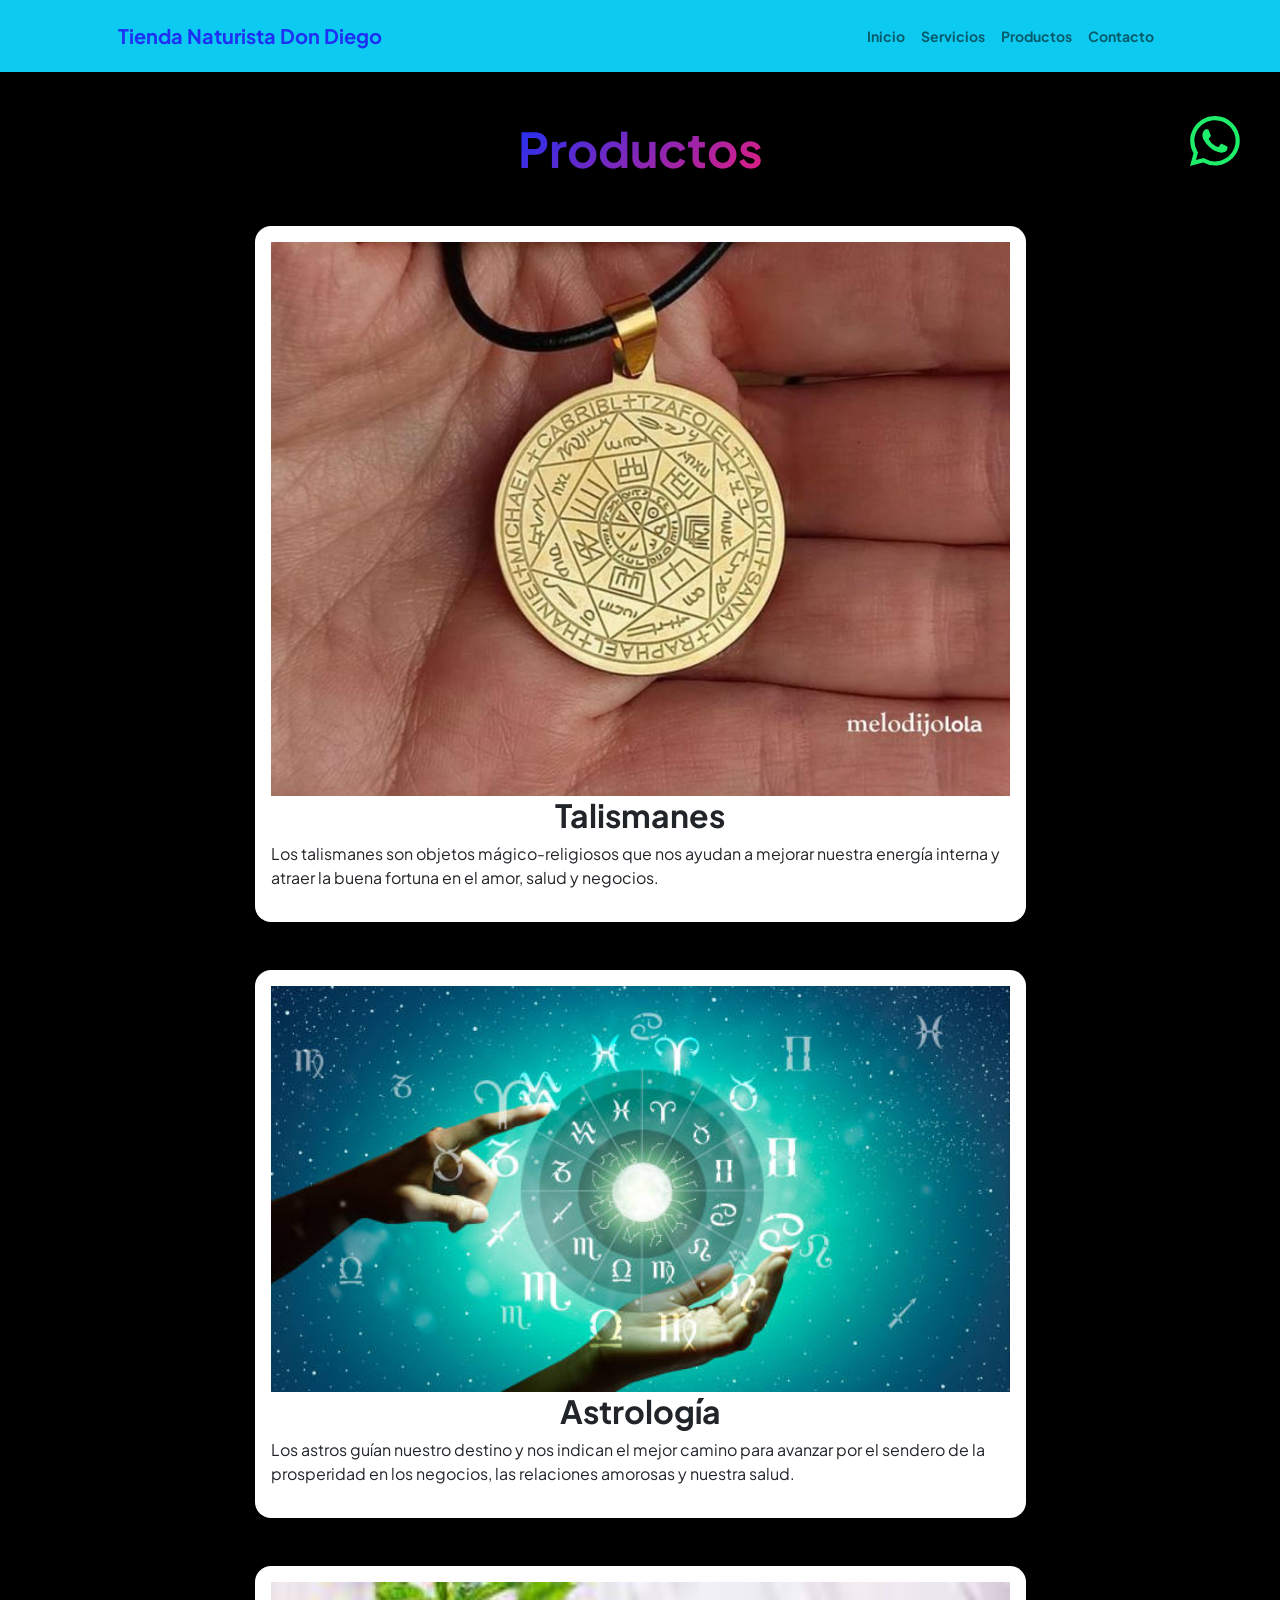
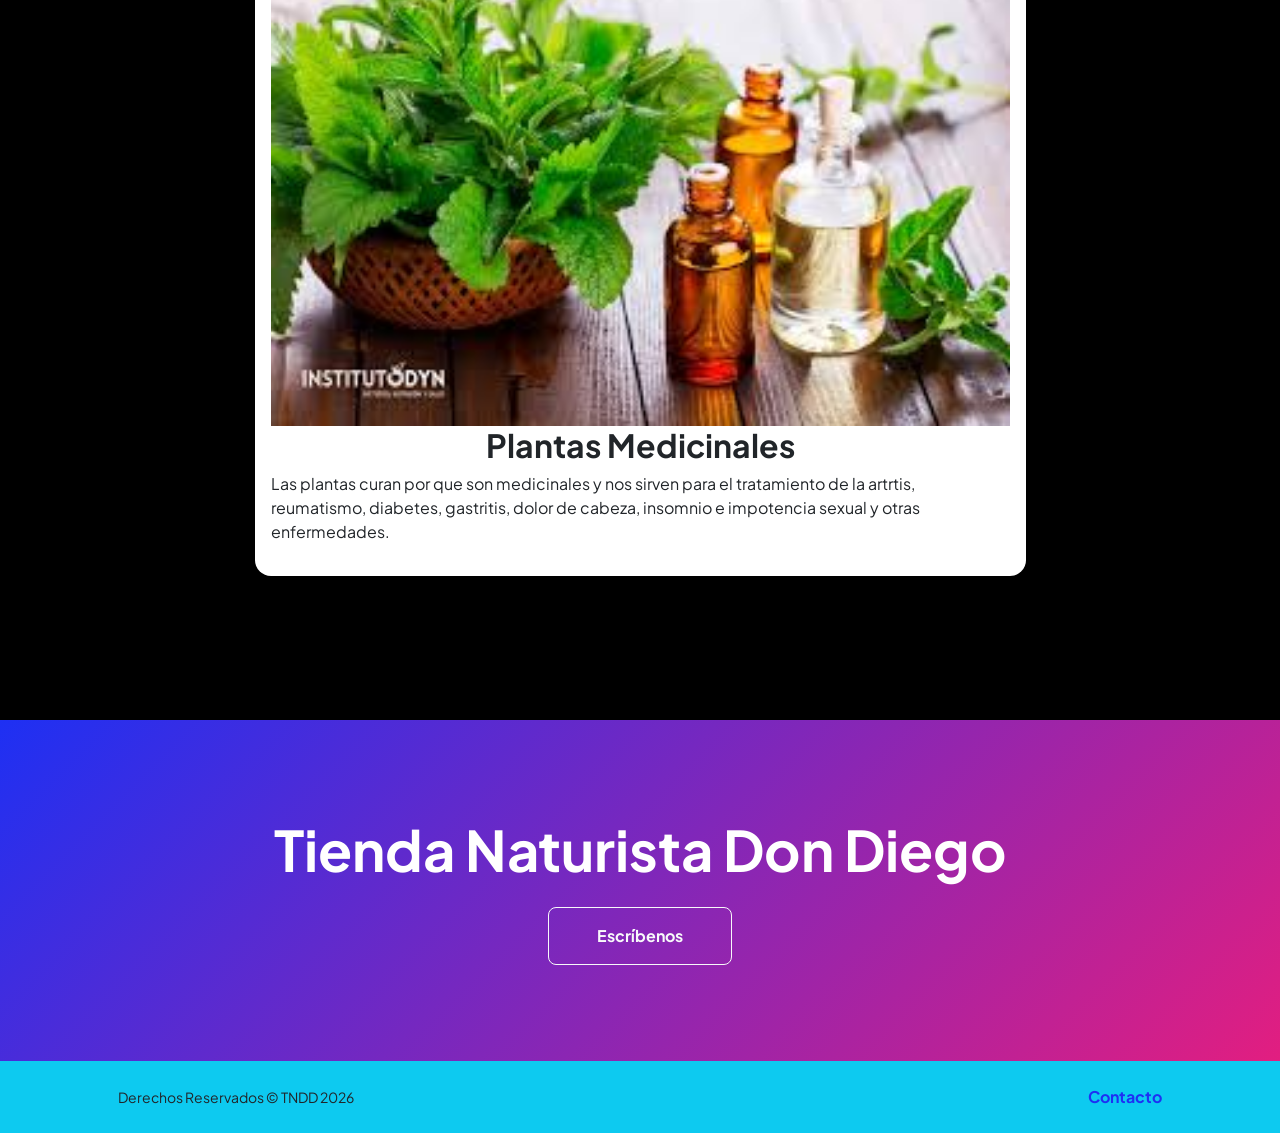
<file: productos.html>
<!DOCTYPE html>
<html lang="en">

<head>
    <meta charset="utf-8" />
    <meta name="viewport" content="width=device-width, initial-scale=1, shrink-to-fit=no" />
    <meta name="description" content="" />
    <meta name="author" content="" />
    <title>Productos</title>
    <!-- Favicon-->
    <link rel="icon" type="image/x-icon" href="assets/amuleto.jpg" />
    <!-- Custom Google font-->
    <link rel="preconnect" href="https://fonts.googleapis.com" />
    <link rel="preconnect" href="https://fonts.gstatic.com" crossorigin />
    <link
        href="https://fonts.googleapis.com/css2?family=Plus+Jakarta+Sans:wght@100;200;300;400;500;600;700;800;900&amp;display=swap"
        rel="stylesheet" />
    <!-- Bootstrap icons-->
    <link href="https://cdn.jsdelivr.net/npm/bootstrap-icons@1.8.1/font/bootstrap-icons.css" rel="stylesheet" />
    <!-- Core theme CSS (includes Bootstrap)-->
    <link href="css/styles.css" rel="stylesheet" />
</head>

<body class="d-flex flex-column h-100 bg-light">
    <a href="https://wa.me/0050379417958" class="float-wa" target="_blank" class="bi bi-whatsapp">
        <svg xmlns="http://www.w3.org/2000/svg" width="50" height="50" fill="currentColor" viewBox="0 0 16 16">
            <path
                d="M13.601 2.326A7.85 7.85 0 0 0 7.994 0C3.627 0 .068 3.558.064 7.926c0 1.399.366 2.76 1.057 3.965L0 16l4.204-1.102a7.9 7.9 0 0 0 3.79.965h.004c4.368 0 7.926-3.558 7.93-7.93A7.9 7.9 0 0 0 13.6 2.326zM7.994 14.521a6.6 6.6 0 0 1-3.356-.92l-.24-.144-2.494.654.666-2.433-.156-.251a6.56 6.56 0 0 1-1.007-3.505c0-3.626 2.957-6.584 6.591-6.584a6.56 6.56 0 0 1 4.66 1.931 6.56 6.56 0 0 1 1.928 4.66c-.004 3.639-2.961 6.592-6.592 6.592m3.615-4.934c-.197-.099-1.17-.578-1.353-.646-.182-.065-.315-.099-.445.099-.133.197-.513.646-.627.775-.114.133-.232.148-.43.05-.197-.1-.836-.308-1.592-.985-.59-.525-.985-1.175-1.103-1.372-.114-.198-.011-.304.088-.403.087-.088.197-.232.296-.346.1-.114.133-.198.198-.33.065-.134.034-.248-.015-.347-.05-.099-.445-1.076-.612-1.47-.16-.389-.323-.335-.445-.34-.114-.007-.247-.007-.38-.007a.73.73 0 0 0-.529.247c-.182.198-.691.677-.691 1.654s.71 1.916.81 2.049c.098.133 1.394 2.132 3.383 2.992.47.205.84.326 1.129.418.475.152.904.129 1.246.08.38-.058 1.171-.48 1.338-.943.164-.464.164-.86.114-.943-.049-.084-.182-.133-.38-.232" />
        </svg>
    </a>
    <main class="flex-shrink-0">
        <!-- Navigation-->
        <nav class="navbar navbar-expand-lg navbar-light bg-info py-3">
            <div class="container px-5">
                <a class="navbar-brand" href="index.html"><span class="fw-bolder text-primary">Tienda Naturista Don
                        Diego</span></a>
                <button class="navbar-toggler" type="button" data-bs-toggle="collapse"
                    data-bs-target="#navbarSupportedContent" aria-controls="navbarSupportedContent"
                    aria-expanded="false" aria-label="Toggle navigation"><span
                        class="navbar-toggler-icon"></span></button>
                <div class="collapse navbar-collapse" id="navbarSupportedContent">
                    <ul class="navbar-nav ms-auto mb-2 mb-lg-0 small fw-bolder">
                        <li class="nav-item"><a class="nav-link" href="index.html">Inicio</a></li>
                        <li class="nav-item"><a class="nav-link" href="servicios.html">Servicios</a></li>
                        <li class="nav-item"><a class="nav-link" href="productos.html">Productos</a></li>
                        <li class="nav-item"><a class="nav-link" href="contacto.html">Contacto</a></li>
                    </ul>
                </div>
            </div>
        </nav>
        <!-- Projects Section-->
        <section class="py-5 bg-black">
            <div class="container px-5 mb-5">
                <div class="text-center mb-5">
                    <h1 class="display-5 fw-bolder mb-0"><span class="text-gradient d-inline">Productos</span></h1>
                </div>
                <div class="row gx-5 justify-content-center">
                    <div class="col-lg-11 col-xl-9 col-xxl-8">
                        <!-- Project Card 1-->
                        <div class="card overflow-hidden shadow rounded-4 border-0 mb-5">
                            <div class="card-body p-0  ">
                                <div class="row d-flex align-items-center p-3">
                                    <div class="col-lg-12 col-md-12 order-2 order-md-2">
                                        <h2 class="fw-bolder text-center">Talismanes</h2>
                                        <p>Los talismanes son objetos mágico-religiosos que nos ayudan a mejorar nuestra
                                            energía interna y atraer la buena fortuna en el amor, salud y negocios.</p>
                                    </div class="col-12 col-md-6 order-1 order-md-1">
                                    <img class="immng-fluid" src="./assets/amuleto.jpg" alt="talismanes" />
                                </div>
                            </div>
                        </div>
                        <!-- Project Card 2-->
                        <div class="card overflow-hidden shadow rounded-4 border-0 mb-5">
                            <div class="card-body p-0">
                                <div class="row d-flex align-items-center p-3">
                                    <div class="col-lg-12 col-md-12 order-2 order-md-2">
                                        <h2 class="fw-bolder text-center">Astrología</h2>
                                        <p>Los astros guían nuestro destino y nos indican el mejor camino para avanzar
                                            por el sendero de la prosperidad en los negocios, las relaciones amorosas y
                                            nuestra salud.</p>
                                    </div class="col-12 col-md-6 order-1 order-md-1">
                                    <img class="img-fluid" src="./assets/7.jpg" alt="astrología" />
                                </div>
                            </div>
                        </div>
                        <div class="card overflow-hidden shadow rounded-4 border-0 mb-5">
                            <div class="card-body p-0  ">
                                <div class="row d-flex align-items-center p-3">
                                    <div class="col-lg-12 col-md-12 order-2 order-md-2">
                                        <h2 class="fw-bolder text-center">Plantas Medicinales</h2>
                                        <p>Las plantas curan por que son medicinales y nos sirven para el tratamiento de
                                            la artrtis, reumatismo, diabetes, gastritis, dolor de cabeza, insomnio e
                                            impotencia sexual y otras enfermedades.</p>
                                    </div class="col-12 col-md-6 order-1 order-md-1">
                                    <img class="immng-fluid" src="./assets/medicina.jpg" alt="medicina" />
                                </div>
                            </div>
                        </div>
                    </div>
                </div>
            </div>
        </section>
        <!-- Call to action section-->
        <section class="py-5 bg-gradient-primary-to-secondary text-white">
            <div class="container px-5 my-5">
                <div class="text-center">
                    <h2 class="display-4 fw-bolder mb-4">Tienda Naturista Don Diego</h2>
                    <a class="btn btn-outline-light btn-lg px-5 py-3 fs-6 fw-bolder" href="contacto.html">Escríbenos</a>
                </div>
            </div>
        </section>
    </main>
    <!-- Footer-->
    <footer class="bg-info py-4 mt-auto">
        <div class="container px-5">
            <div class="row align-items-center justify-content-between flex-column flex-sm-row">
                <div class="col-auto">
                    <div class="small m-0">Derechos Reservados &copy; TNDD 2026</div>
                </div>
                <div class="col-auto">
                    <a class="fw-bolder text-decoration-none" href="contacto.html">Contacto</a>
                </div>
            </div>
        </div>
    </footer>
    <!-- Bootstrap core JS-->
    <script src="https://cdn.jsdelivr.net/npm/bootstrap@5.2.3/dist/js/bootstrap.bundle.min.js"></script>
    <!-- Core theme JS-->
    <script src="js/scripts.js"></script>
</body>

</html>
</file>
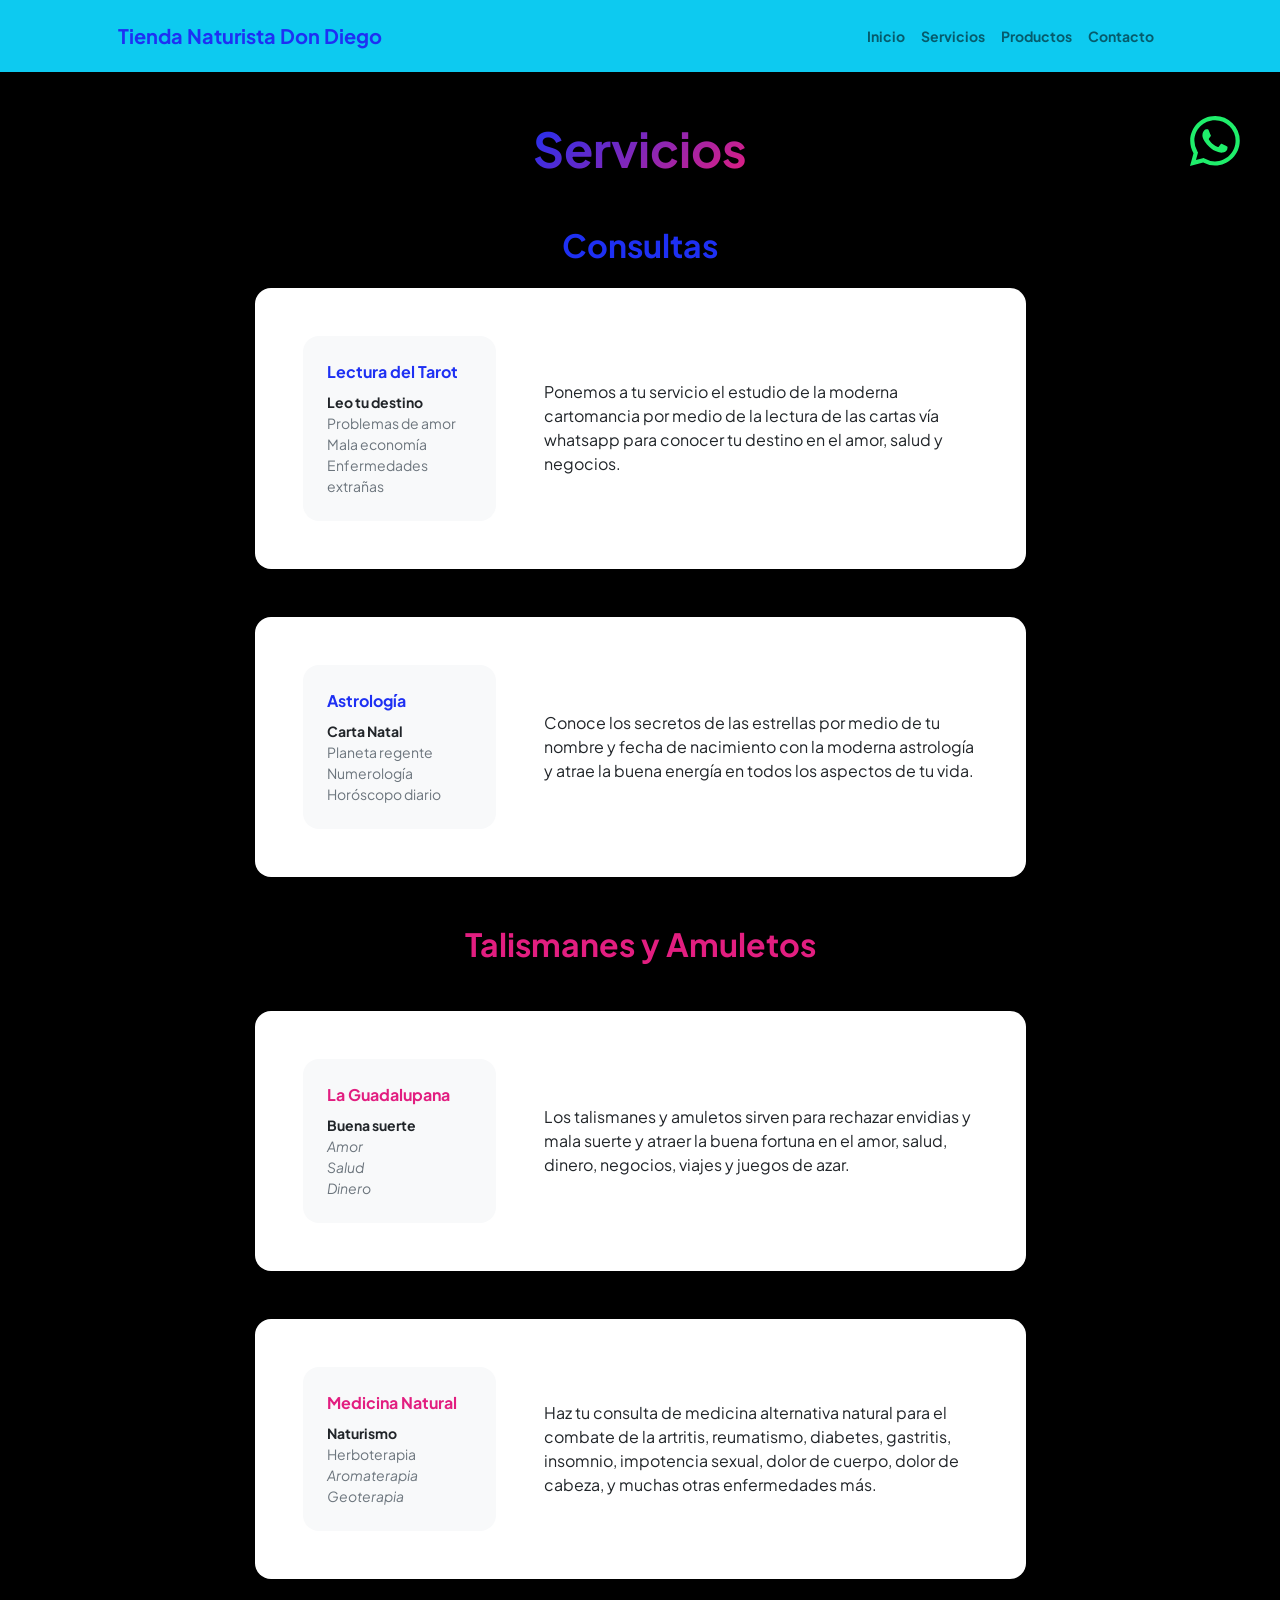
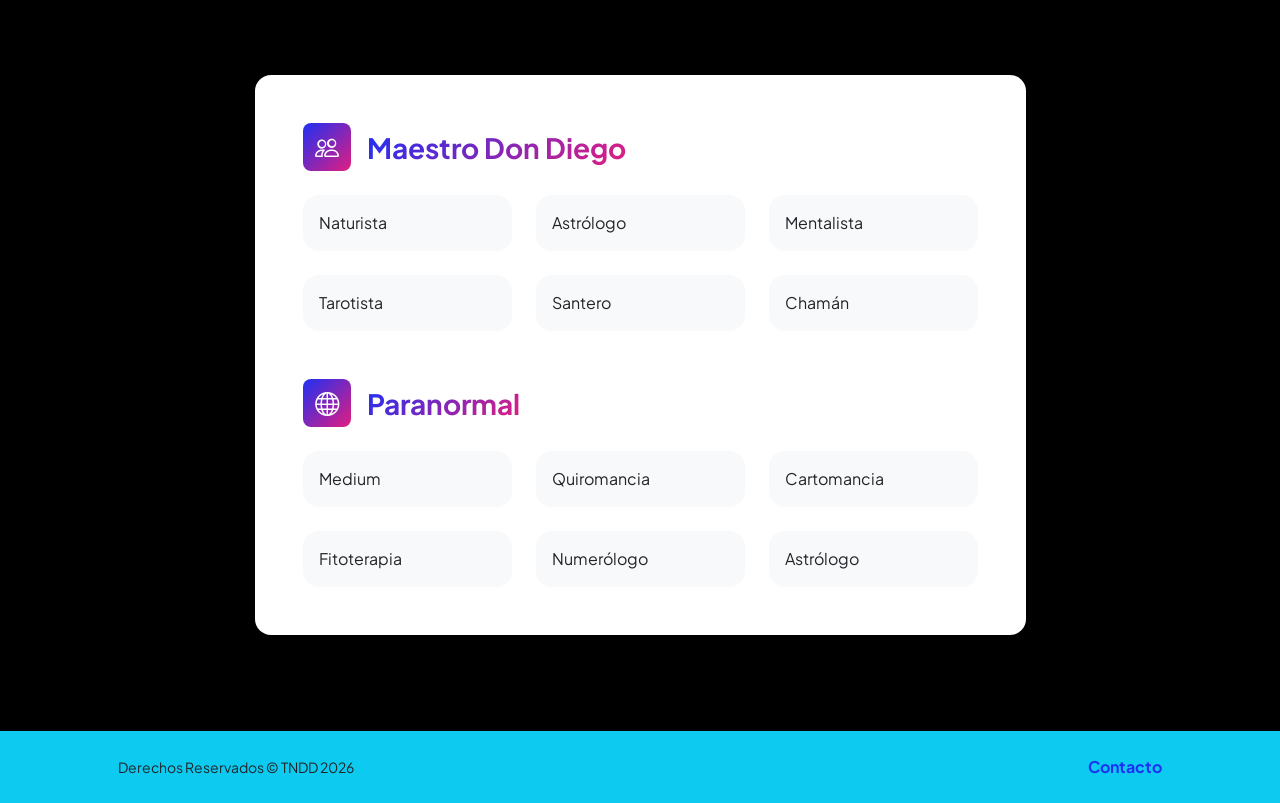
<file: servicios.html>
<!doctype html>
<html lang="en">
  <head>
    <meta charset="utf-8" />
    <meta
      name="viewport"
      content="width=device-width, initial-scale=1, shrink-to-fit=no"
    />
    <meta name="description" content="" />
    <meta name="author" content="" />
    <title>Servicios</title>
    <!-- Favicon-->
    <link rel="icon" type="image/x-icon" href="assets/medicina.jpg" />
    <!-- Custom Google font-->
    <link rel="preconnect" href="https://fonts.googleapis.com" />
    <link rel="preconnect" href="https://fonts.gstatic.com" crossorigin />
    <link
      href="https://fonts.googleapis.com/css2?family=Plus+Jakarta+Sans:wght@100;200;300;400;500;600;700;800;900&amp;display=swap"
      rel="stylesheet"
    />
    <!-- Bootstrap icons-->
    <link
      href="https://cdn.jsdelivr.net/npm/bootstrap-icons@1.8.1/font/bootstrap-icons.css"
      rel="stylesheet"
    />
    <!-- Core theme CSS (includes Bootstrap)-->
    <link href="css/styles.css" rel="stylesheet" />
  </head>
  <body class="d-flex flex-column h-100 bg-black">
    <a
      href="https://wa.me/0050379417958"
      class="float-wa"
      target="_blank"
      class="bi bi-whatsapp"
    >
      <svg
        xmlns="http://www.w3.org/2000/svg"
        width="50"
        height="50"
        fill="currentColor"
        viewBox="0 0 16 16"
      >
        <path
          d="M13.601 2.326A7.85 7.85 0 0 0 7.994 0C3.627 0 .068 3.558.064 7.926c0 1.399.366 2.76 1.057 3.965L0 16l4.204-1.102a7.9 7.9 0 0 0 3.79.965h.004c4.368 0 7.926-3.558 7.93-7.93A7.9 7.9 0 0 0 13.6 2.326zM7.994 14.521a6.6 6.6 0 0 1-3.356-.92l-.24-.144-2.494.654.666-2.433-.156-.251a6.56 6.56 0 0 1-1.007-3.505c0-3.626 2.957-6.584 6.591-6.584a6.56 6.56 0 0 1 4.66 1.931 6.56 6.56 0 0 1 1.928 4.66c-.004 3.639-2.961 6.592-6.592 6.592m3.615-4.934c-.197-.099-1.17-.578-1.353-.646-.182-.065-.315-.099-.445.099-.133.197-.513.646-.627.775-.114.133-.232.148-.43.05-.197-.1-.836-.308-1.592-.985-.59-.525-.985-1.175-1.103-1.372-.114-.198-.011-.304.088-.403.087-.088.197-.232.296-.346.1-.114.133-.198.198-.33.065-.134.034-.248-.015-.347-.05-.099-.445-1.076-.612-1.47-.16-.389-.323-.335-.445-.34-.114-.007-.247-.007-.38-.007a.73.73 0 0 0-.529.247c-.182.198-.691.677-.691 1.654s.71 1.916.81 2.049c.098.133 1.394 2.132 3.383 2.992.47.205.84.326 1.129.418.475.152.904.129 1.246.08.38-.058 1.171-.48 1.338-.943.164-.464.164-.86.114-.943-.049-.084-.182-.133-.38-.232"
        />
      </svg>
    </a>
    <main class="flex-shrink-0">
      <!-- Navigation-->
      <nav class="navbar navbar-expand-lg navbar-light bg-info py-3">
        <div class="container px-5">
          <a class="navbar-brand" href="index.html"
            ><span class="fw-bolder text-primary"
              >Tienda Naturista Don Diego</span
            ></a
          >
          <button
            class="navbar-toggler"
            type="button"
            data-bs-toggle="collapse"
            data-bs-target="#navbarSupportedContent"
            aria-controls="navbarSupportedContent"
            aria-expanded="false"
            aria-label="Toggle navigation"
          >
            <span class="navbar-toggler-icon"></span>
          </button>
          <div class="collapse navbar-collapse" id="navbarSupportedContent">
            <ul class="navbar-nav ms-auto mb-2 mb-lg-0 small fw-bolder">
              <li class="nav-item">
                <a class="nav-link" href="index.html">Inicio</a>
              </li>
              <li class="nav-item">
                <a class="nav-link" href="servicios.html">Servicios</a>
              </li>
              <li class="nav-item">
                <a class="nav-link" href="productos.html">Productos</a>
              </li>
              <li class="nav-item">
                <a class="nav-link" href="contacto.html">Contacto</a>
              </li>
            </ul>
          </div>
        </div>
      </nav>
      <!-- Page Content-->
      <div class="container px-5 my-5">
        <div class="text-center mb-5">
          <h1 class="display-5 fw-bolder mb-0">
            <span class="text-gradient d-inline">Servicios</span>
          </h1>
        </div>
        <div class="row gx-5 justify-content-center">
          <div class="col-lg-11 col-xl-9 col-xxl-8">
            <!-- Experience Section-->
            <section>
              <div
                class="d-flex align-items-center justify-content-center mb-4"
              >
                <h2 class="text-primary fw-bolder mb-0">Consultas</h2>
                <!-- Download resume button-->
                <!-- Note: Set the link href target to a PDF file within your project-->
              </div>
              <!-- Experience Card 1-->
              <div class="card shadow border-0 rounded-4 mb-5">
                <div class="card-body p-5">
                  <div class="row align-items-center gx-5">
                    <div class="col text-center text-lg-start mb-4 mb-lg-0">
                      <div class="bg-light p-4 rounded-4">
                        <div class="text-primary fw-bolder mb-2">
                          Lectura del Tarot
                        </div>
                        <div class="small fw-bolder">Leo tu destino</div>
                        <div class="small text-muted">Problemas de amor</div>
                        <div class="small text-muted">Mala economía</div>
                        <div class="small text-muted">
                          Enfermedades extrañas
                        </div>
                      </div>
                    </div>
                    <div class="col-lg-8">
                      <div>
                        Ponemos a tu servicio el estudio de la moderna
                        cartomancia por medio de la lectura de las cartas vía
                        whatsapp para conocer tu destino en el amor, salud y
                        negocios.
                      </div>
                    </div>
                  </div>
                </div>
              </div>
              <!-- Experience Card 2-->
              <div class="card shadow border-0 rounded-4 mb-5">
                <div class="card-body p-5">
                  <div class="row align-items-center gx-5">
                    <div class="col text-center text-lg-start mb-4 mb-lg-0">
                      <div class="bg-light p-4 rounded-4">
                        <div class="text-primary fw-bolder mb-2">
                          Astrología
                        </div>
                        <div class="small fw-bolder">Carta Natal</div>
                        <div class="small text-muted">Planeta regente</div>
                        <div class="small text-muted">Numerología</div>
                        <div class="small text-muted">Horóscopo diario</div>
                      </div>
                    </div>
                    <div class="col-lg-8">
                      <div>
                        Conoce los secretos de las estrellas por medio de tu
                        nombre y fecha de nacimiento con la moderna astrología y
                        atrae la buena energía en todos los aspectos de tu vida.
                      </div>
                    </div>
                  </div>
                </div>
              </div>
            </section>
            <!-- Education Section-->
            <section>
              <div
                class="d-flex align-items-center justify-content-center mb-4"
              >
                <h2 class="text-secondary fw-bolder mb-4">
                  Talismanes y Amuletos
                </h2>
              </div>
              <!-- Education Card 1-->
              <div class="card shadow border-0 rounded-4 mb-5">
                <div class="card-body p-5">
                  <div class="row align-items-center gx-5">
                    <div class="col text-center text-lg-start mb-4 mb-lg-0">
                      <div class="bg-light p-4 rounded-4">
                        <div class="text-secondary fw-bolder mb-2">
                          La Guadalupana
                        </div>

                        <div class="small fw-bolder">Buena suerte</div>

                        <div class="fst-italic">
                          <div class="small text-muted">Amor</div>
                          <div class="small text-muted">Salud</div>
                          <div class="small text-muted">Dinero</div>
                        </div>
                      </div>
                    </div>
                    <div class="col-lg-8">
                      <div>
                        Los talismanes y amuletos sirven para rechazar envidias
                        y mala suerte y atraer la buena fortuna en el amor,
                        salud, dinero, negocios, viajes y juegos de azar.
                      </div>
                    </div>
                  </div>
                </div>
              </div>
              <!-- Education Card 2-->
              <div class="card shadow border-0 rounded-4 mb-5">
                <div class="card-body p-5">
                  <div class="row align-items-center gx-5">
                    <div class="col text-center text-lg-start mb-4 mb-lg-0">
                      <div class="bg-light p-4 rounded-4">
                        <div class="text-secondary fw-bolder mb-2">
                          Medicina Natural
                        </div>

                        <div class="small fw-bolder">Naturismo</div>
                        <div class="small text-muted">Herboterapia</div>

                        <div class="fst-italic">
                          <div class="small text-muted">Aromaterapia</div>
                          <div class="small text-muted">Geoterapia</div>
                        </div>
                      </div>
                    </div>
                    <div class="col-lg-8">
                      <div>
                        Haz tu consulta de medicina alternativa natural para el
                        combate de la artritis, reumatismo, diabetes, gastritis,
                        insomnio, impotencia sexual, dolor de cuerpo, dolor de
                        cabeza, y muchas otras enfermedades más.
                      </div>
                    </div>
                  </div>
                </div>
              </div>
            </section>
            <!-- Divider-->
            <div class="pb-5"></div>
            <!-- Skills Section-->
            <section>
              <!-- Skillset Card-->
              <div class="card shadow border-0 rounded-4 mb-5">
                <div class="card-body p-5">
                  <!-- Professional skills list-->
                  <div class="mb-5">
                    <div class="d-flex align-items-center mb-4">
                      <div
                        class="feature bg-primary bg-gradient-primary-to-secondary text-white rounded-3 me-3"
                      >
                        <i class="bi bi-people"></i>
                      </div>
                      <h3 class="fw-bolder mb-0">
                        <span class="text-gradient d-inline"
                          >Maestro Don Diego</span
                        >
                      </h3>
                    </div>
                    <div class="row row-cols-1 row-cols-md-3 mb-4">
                      <div class="col mb-4 mb-md-0">
                        <div
                          class="d-flex align-items-center bg-light rounded-4 p-3 h-100"
                        >
                          Naturista
                        </div>
                      </div>
                      <div class="col mb-4 mb-md-0">
                        <div
                          class="d-flex align-items-center bg-light rounded-4 p-3 h-100"
                        >
                          Astrólogo
                        </div>
                      </div>
                      <div class="col">
                        <div
                          class="d-flex align-items-center bg-light rounded-4 p-3 h-100"
                        >
                          Mentalista
                        </div>
                      </div>
                    </div>
                    <div class="row row-cols-1 row-cols-md-3">
                      <div class="col mb-4 mb-md-0">
                        <div
                          class="d-flex align-items-center bg-light rounded-4 p-3 h-100"
                        >
                          Tarotista
                        </div>
                      </div>
                      <div class="col mb-4 mb-md-0">
                        <div
                          class="d-flex align-items-center bg-light rounded-4 p-3 h-100"
                        >
                          Santero
                        </div>
                      </div>
                      <div class="col">
                        <div
                          class="d-flex align-items-center bg-light rounded-4 p-3 h-100"
                        >
                          Chamán
                        </div>
                      </div>
                    </div>
                  </div>
                  <!-- Languages list-->
                  <div class="mb-0">
                    <div class="d-flex align-items-center mb-4">
                      <div
                        class="feature bg-primary bg-gradient-primary-to-secondary text-white rounded-3 me-3"
                      >
                        <i class="bi bi-globe"></i>
                      </div>
                      <h3 class="fw-bolder mb-0">
                        <span class="text-gradient d-inline">Paranormal</span>
                      </h3>
                    </div>
                    <div class="row row-cols-1 row-cols-md-3 mb-4">
                      <div class="col mb-4 mb-md-0">
                        <div
                          class="d-flex align-items-center bg-light rounded-4 p-3 h-100"
                        >
                          Medium
                        </div>
                      </div>
                      <div class="col mb-4 mb-md-0">
                        <div
                          class="d-flex align-items-center bg-light rounded-4 p-3 h-100"
                        >
                          Quiromancia
                        </div>
                      </div>
                      <div class="col">
                        <div
                          class="d-flex align-items-center bg-light rounded-4 p-3 h-100"
                        >
                          Cartomancia
                        </div>
                      </div>
                    </div>
                    <div class="row row-cols-1 row-cols-md-3">
                      <div class="col mb-4 mb-md-0">
                        <div
                          class="d-flex align-items-center bg-light rounded-4 p-3 h-100"
                        >
                          Fitoterapia
                        </div>
                      </div>
                      <div class="col mb-4 mb-md-0">
                        <div
                          class="d-flex align-items-center bg-light rounded-4 p-3 h-100"
                        >
                          Numerólogo
                        </div>
                      </div>
                      <div class="col">
                        <div
                          class="d-flex align-items-center bg-light rounded-4 p-3 h-100"
                        >
                          Astrólogo
                        </div>
                      </div>
                    </div>
                  </div>
                </div>
              </div>
            </section>
          </div>
        </div>
      </div>
    </main>
    <!-- Footer-->
    <footer class="bg-info py-4 mt-auto">
      <div class="container px-5">
        <div
          class="row align-items-center justify-content-between flex-column flex-sm-row"
        >
          <div class="col-auto">
            <div class="small m-0">Derechos Reservados &copy; TNDD 2026</div>
          </div>
          <div class="col-auto">
            <a class="fw-bolder text-decoration-none" href="contacto.html"
              >Contacto</a
            >
          </div>
        </div>
      </div>
    </footer>
    <!-- Bootstrap core JS-->
    <script src="https://cdn.jsdelivr.net/npm/bootstrap@5.2.3/dist/js/bootstrap.bundle.min.js"></script>
    <!-- Core theme JS-->
    <script src="js/scripts.js"></script>
  </body>
</html>
</file>
